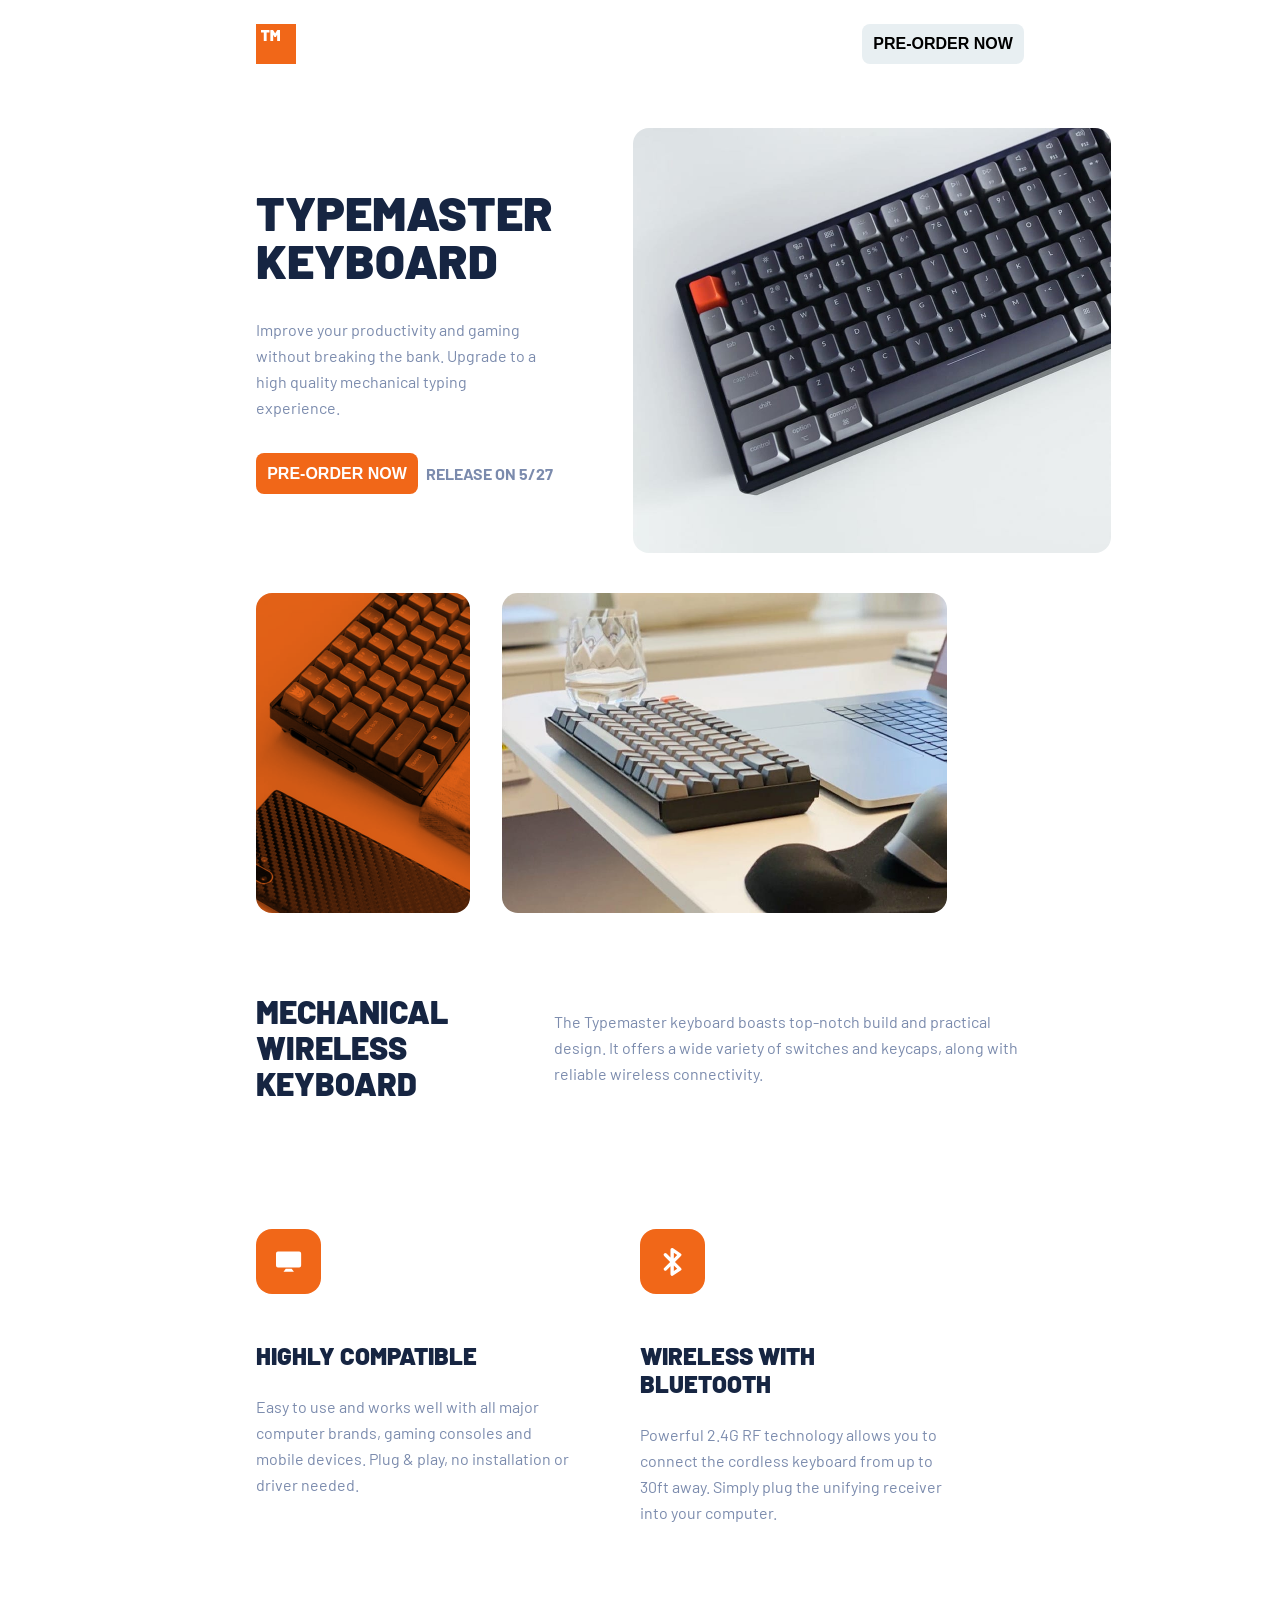
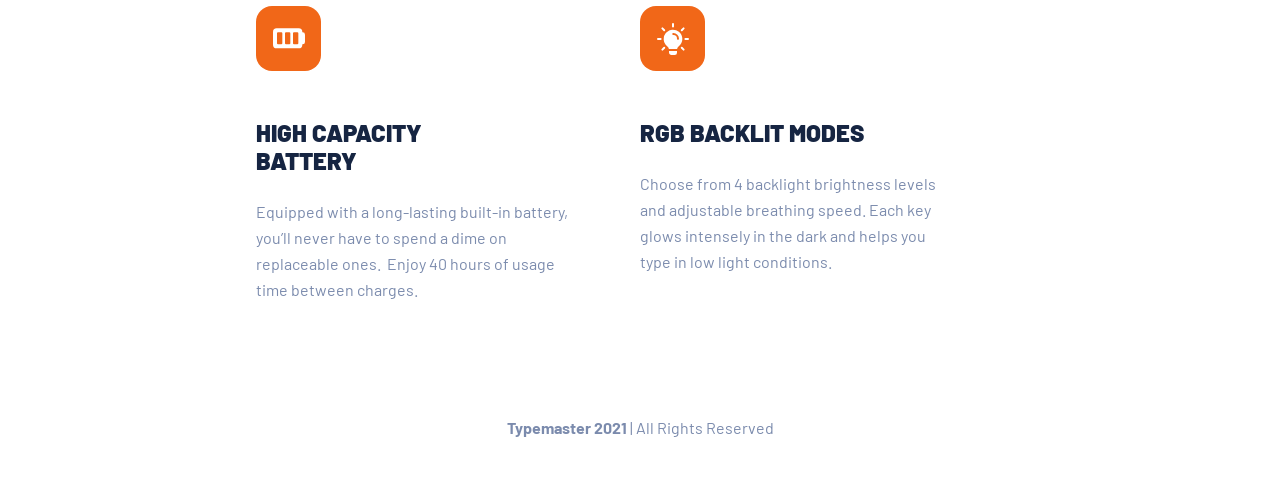
<file: index.html>
<!DOCTYPE html>
<html lang="en">
  <head>
    <meta charset="UTF-8" />
    <meta name="viewport" content="width=device-width, initial-scale=1.0" />

    <link
      rel="icon"
      type="image/png"
      sizes="32x32"
      href="./assets/favicon-32x32.png"
    />

    <link rel="preconnect" href="https://fonts.gstatic.com" />
    <link
      href="https://fonts.googleapis.com/css2?family=Barlow:wght@400;700;900&display=swap"
      rel="stylesheet"
    />

    <link rel="stylesheet" type="text/css" href="./style.css" />
    <title>Frontend Mentor | Typemaster pre-launch landing page</title>
  </head>
  <body>
    <header>
      <div class="container container--flex container--header">
        <img
          src="./assets/shared/logo.svg"
          alt="typemaster company logo"
          class="company-logo"
        />
        <button class="btn">Pre-order now</button>
      </div>
    </header>

    <main>
      <div class="container">
        <article class="site-intro">
          <div class="intro-main">
            <h1 class="intro-title">Typemaster keyboard</h1>
            <p class="intro-body">
              Improve your productivity and gaming without breaking the bank.
              Upgrade to a high quality mechanical typing experience.
            </p>
            <div class="intro-additional container--flex">
              <button class="btn btn--accent">Pre-order now</button>
              <p class="intro-sub-text">Release on 5/27</p>
            </div>
          </div>
          <img
            src="./assets/mobile/image-keyboard.jpg"
            alt="image of typemaster keyboard"
            class="intro-img-mobile"
          />
          <img
            src="./assets/tablet/image-keyboard.jpg"
            alt="image of typemaster keyboard"
            class="intro-img-tablet"
          />
          <img
            src="./assets/desktop/image-keyboard.jpg"
            alt="image of typemaster keyboard"
            class="intro-img-desktop"
          />
          <img
            src="./assets/shared/pattern-square.svg"
            alt="grey square pattern"
            class="square-pattern-1"
          />
        </article>
        <article class="product-description">
          <div class="img-container container--flex">
            <div class="product-img-1-mobile img-tint"></div>
            <div class="product-img-1-tablet img-tint"></div>
            <div class="product-img-1-desktop img-tint"></div>
            <img
              src="./assets/mobile/image-glass-and-keyboard.jpg"
              alt="typemaster keyboard with a laptop"
              class="product-img-2-mobile"
            />
            <img
              src="./assets/tablet/image-glass-and-keyboard.jpg"
              alt="typemaster keyboard with a laptop"
              class="product-img-2-tablet"
            />
            <img
              src="./assets/desktop/image-glass-and-keyboard.jpg"
              alt="typemaster keyboard with a laptop"
              class="product-img-2-desktop"
            />
            <img
              src="./assets/shared/pattern-square.svg"
              alt="grey square pattern"
              class="square-pattern-2"
            />
          </div>
          <section class="description-text center">
            <h2 class="description-title">Mechanical wireless keyboard</h2>
            <p class="description-body">
              The Typemaster keyboard boasts top-notch build and practical
              design. It offers a wide variety of switches and keycaps, along
              with reliable wireless connectivity.
            </p>
          </section>
        </article>
        <article class="product-features center">
          <section class="features">
            <div class="features-icon">
              <img
                src="./assets/shared/icon-compatible.svg"
                alt="icon of a monitor"
              />
            </div>
            <h3 class="features-title">Highly compatible</h3>
            <p class="features-body">
              Easy to use and works well with all major computer brands, gaming
              consoles and mobile devices. Plug & play, no installation or
              driver needed.
            </p>
          </section>
          <section class="features">
            <div class="features-icon">
              <img
                src="./assets/shared/icon-bluetooth.svg"
                alt="icon of bluetooth symbol"
              />
            </div>
            <h3 class="features-title">Wireless with bluetooth</h3>
            <p class="features-body">
              Powerful 2.4G RF technology allows you to connect the cordless
              keyboard from up to 30ft away. Simply plug the unifying receiver
              into your computer.
            </p>
          </section>
          <section class="features">
            <div class="features-icon">
              <img
                src="./assets/shared/icon-battery.svg"
                alt="icon of bluetooth symbol"
              />
            </div>
            <h3 class="features-title">High capacity battery</h3>
            <p class="features-body">
              Equipped with a long-lasting built-in battery, you’ll never have
              to spend a dime on replaceable ones.  Enjoy 40 hours of usage time
              between charges.
            </p>
          </section>
          <section class="features">
            <div class="features-icon">
              <img
                src="./assets/shared/icon-light.svg"
                alt="icon of bluetooth symbol"
              />
            </div>
            <h3 class="features-title">RGB backlit modes</h3>
            <p class="features-body">
              Choose from 4 backlight brightness levels and adjustable breathing
              speed. Each key glows intensely in the dark and helps you type in
              low light conditions.
            </p>
          </section>
        </article>
      </div>
    </main>

    <footer>
      <p class="footer-text center">
        <span> Typemaster 2021</span> | All Rights Reserved
      </p>
    </footer>
  </body>
</html>
</file>
<file: style.css>
/* GENERAL STYLES */
* {
  margin: 0;
  padding: 0;
  box-sizing: border-box;
}

body {
  font-family: "Barlow", sans-serif;
  width: 100vw;
  overflow-x: hidden;
}

.btn {
  background-color: #e8eff2;
  padding: 0.7em;
  border-radius: 0.5em;
  text-decoration: none;
  text-transform: uppercase;
  font-size: 1rem;
  border: none;
  font-weight: 700;
}

.btn--accent {
  background-color: #f16718;
  color: #ffffff;
}

@media screen and (min-width: 1440px) {
  .btn:hover {
    background-color: #162542;
    color: #ffffff;
    cursor: pointer;
  }

  .btn--accent:hover {
    background-color: #ff9b62;
  }
}

/* TYPOGRAPHY */
h1,
h2,
h3 {
  font-weight: 900;
  text-transform: uppercase;
  color: #162542;
}

h1 {
  font-size: 3rem;
  line-height: 3rem;
}

h2 {
  font-size: 2rem;
  line-height: 2.25rem;
  padding: 0 2em;
}

h3 {
  font-size: 1.5rem;
  line-height: 1.75rem;
  padding: 0 2.5em;
}

p {
  line-height: 1.625rem;
  color: #7b8bad;
}

span {
  font-weight: 700;
}

.intro-title {
  margin-bottom: 0.7em;
}

.intro-body {
  margin-bottom: 2em;
}

.intro-sub-text {
  text-transform: uppercase;
  font-weight: 700;
}

.description-title {
  margin-bottom: 1em;
}

@media screen and (min-width: 768px) {
  h2 {
    padding: 0;
  }

  h3 {
    padding: 0 6em 0 0;
  }

  .description-title {
    margin-bottom: 0.5em;
  }

  .description-body {
    margin-left: 5em;
    padding-top: 1em;
  }

  .features-body {
    padding-right: 4.2em;
  }
}

@media screen and (min-width: 1440px) {
  h1 {
    font-size: 3.5rem;
  }

  h3 {
    padding: 0 3em 0 0;
  }

  .description-text {
    margin-left: 9em;
  }

  .description-body {
    margin-left: 0;
  }

  .features-body {
    padding-right: 1em;
  }
}

/* LAYOUT */
.container {
  width: 85%;
  margin: 0 auto;
  max-width: 375px;
}

.container--flex {
  display: flex;
}

.center {
  text-align: center;
}

.square-pattern-1 {
  display: none;
}

.square-pattern-2 {
  display: none;
}

@media screen and (min-width: 768px) {
  .container {
    width: 90%;
    max-width: 768px;
  }
}

@media screen and (min-width: 1440px) {
  .container {
    width: 80%;
    max-width: 1440px;
  }

  .square-pattern-1 {
    display: block;
    position: absolute;
    right: -9em;
  }

  .square-pattern-2 {
    display: block;
    position: absolute;
    left: -17em;
    bottom: 0;
  }
}

/* header and intro*/
header {
  padding-top: 1.5em;
  margin-bottom: 4em;
}

.container--header {
  justify-content: space-between;
  align-items: center;
}

.company-logo {
  border-radius: 0;
}

.intro-additional {
  justify-content: space-between;
  align-items: center;
  margin-bottom: 4em;
}

.intro-img-mobile {
  width: 23.25rem;
  height: 20.6875rem;
  margin-bottom: 1.5em;
  border-radius: 1rem;
}

.intro-img-tablet {
  display: none;
}

.intro-img-desktop {
  display: none;
}

@media screen and (min-width: 768px) {
  .site-intro {
    display: flex;
    margin-bottom: 2.5em;
  }

  .intro-main {
    margin: auto 0;
  }

  .intro-additional {
    margin-bottom: 0;
  }

  .intro-img-mobile {
    display: none;
  }

  .intro-img-tablet {
    display: block;
    width: 29.875rem;
    height: 26.5625rem;
    border-radius: 1rem;
    margin-left: 5em;
  }
}

@media screen and (min-width: 1440px) {
  .site-intro {
    justify-content: space-between;
    padding-right: 1em;
  }

  .intro-main {
    margin: 4.5em 0;
  }

  .intro-additional {
    justify-content: flex-start;
  }

  .btn--accent {
    margin-right: 2.5em;
  }

  .intro-img-tablet {
    display: none;
  }

  .intro-img-desktop {
    display: block;
    width: 33.75rem;
    height: 30rem;
    border-radius: 1rem;
  }

  .intro-main {
    width: 35%;
  }
}

/* product description */
.product-description {
  margin-bottom: 7em;
}

.img-container {
  width: 115%;
  margin-bottom: 5em;
}

.img-tint {
  background-color: #f16718;
  border-radius: 1rem;
  background-size: cover;
  background-blend-mode: multiply;
}

.product-img-1-mobile {
  margin-right: 1.5em;
  background-image: url("./assets/mobile/image-phone-and-keyboard.jpg");
  width: 8.0625rem;
  height: 12.0625rem;
  margin-left: -3em;
}

.product-img-1-tablet {
  display: none;
  background-image: url("./assets/tablet/image-phone-and-keyboard.jpg");
  width: 13.375rem;
  height: 20rem;
}

.product-img-1-desktop {
  display: none;
  background-image: url("./assets/desktop/image-phone-and-keyboard.jpg");
  width: 15.9375rem;
  height: 30rem;
  margin-right: 2rem;
}

.product-img-2-mobile {
  width: 13.75rem;
  height: 12.0625rem;
  border-radius: 1rem;
}

.product-img-2-tablet {
  display: none;
  width: 27.8125rem;
  height: 20rem;
  border-radius: 1rem;
}

.product-img-2-desktop {
  display: none;
  width: 27.8125rem;
  height: 30rem;
  border-radius: 1rem;
}

@media screen and (min-width: 768px) {
  .product-img-1-mobile {
    display: none;
  }

  .product-img-1-tablet {
    display: block;
    margin-right: 2em;
  }

  .product-img-2-mobile {
    display: none;
  }

  .product-img-2-tablet {
    display: block;
  }

  .description-text {
    display: flex;
    text-align: left;
    justify-content: space-between;
  }
}

@media screen and (min-width: 1440px) {
  .product-description {
    display: flex;
  }

  .img-container {
    position: relative;
    padding-left: 1em;
  }

  .product-img-1-tablet {
    display: none;
  }

  .product-img-1-desktop {
    display: block;
  }

  .product-img-2-tablet {
    display: none;
  }

  .product-img-2-desktop {
    display: block;
  }

  .description-text {
    flex-direction: column;
    justify-content: center;
    align-items: center;
    margin-top: -4em;
  }
}

/* product features */
.features {
  margin-bottom: 5em;
}

.features-icon {
  background-color: #f16718;
  width: 4.0625rem;
  height: 4.0625rem;
  display: flex;
  justify-content: center;
  align-items: center;
  border-radius: 1rem;
  margin: 0 auto 3em auto;
}

.features-title {
  margin-bottom: 1em;
}

@media screen and (min-width: 768px) {
  .product-features {
    display: flex;
    flex-wrap: wrap;
    text-align: left;
  }

  .features {
    width: 50%;
  }

  .features-icon {
    margin: 0 auto 3em 0;
  }
}

@media screen and (min-width: 1440px) {
  .product-features {
    justify-content: space-between;
  }
  .features {
    width: 23%;
  }
}

/* footer */
footer {
  margin: 2em 0 3em 0;
}
</file>
